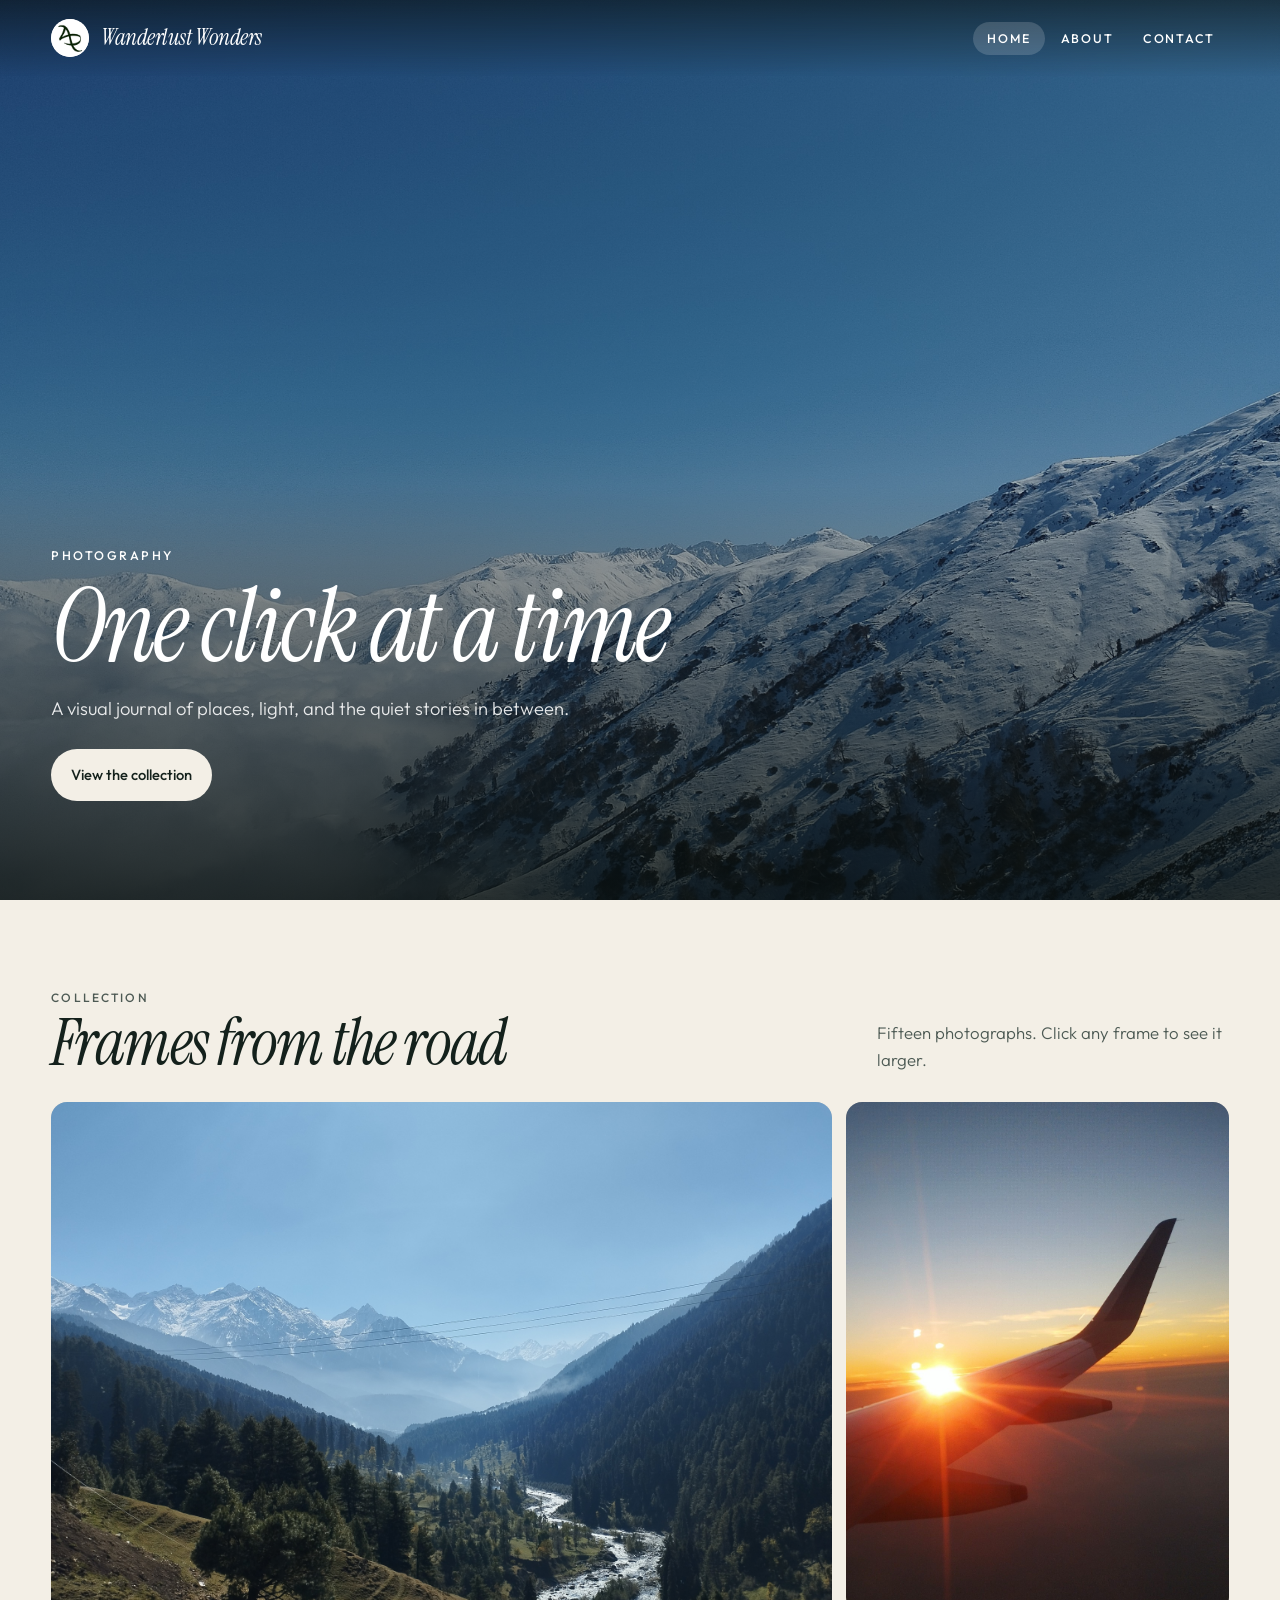
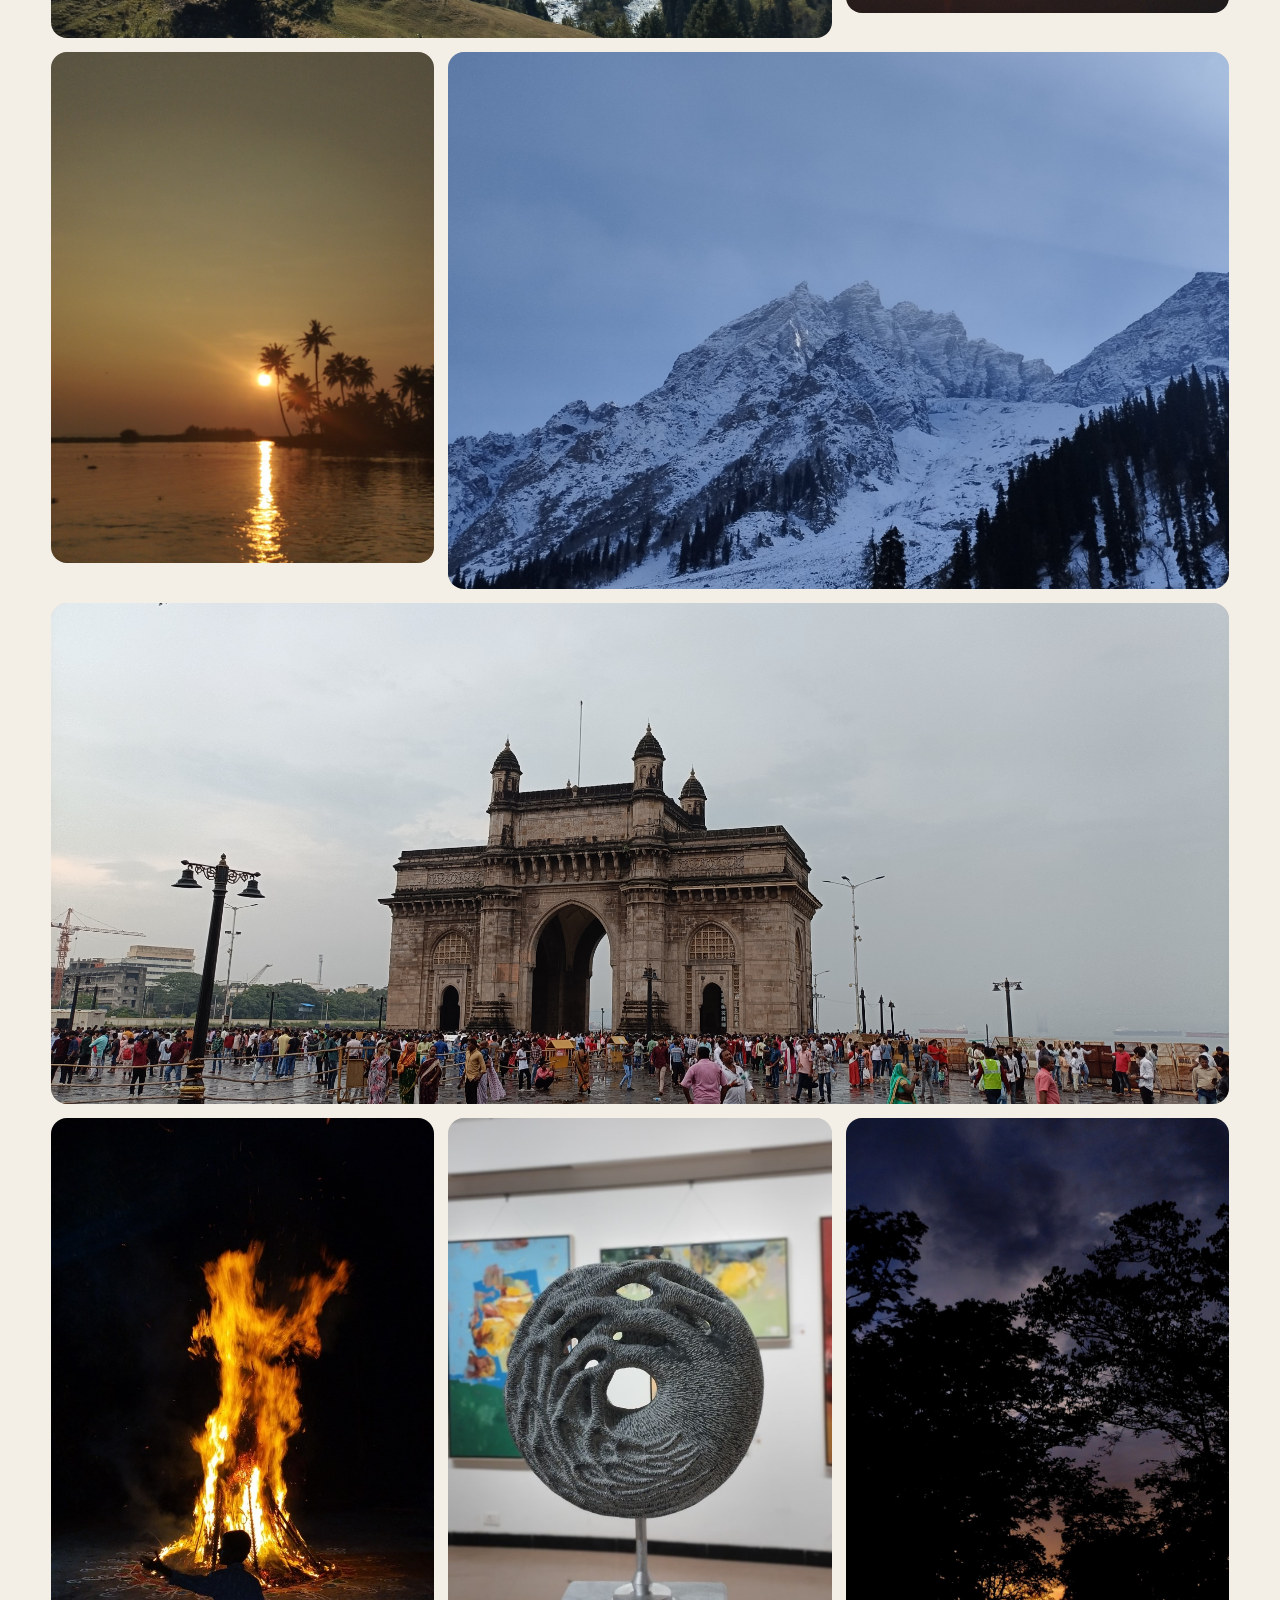
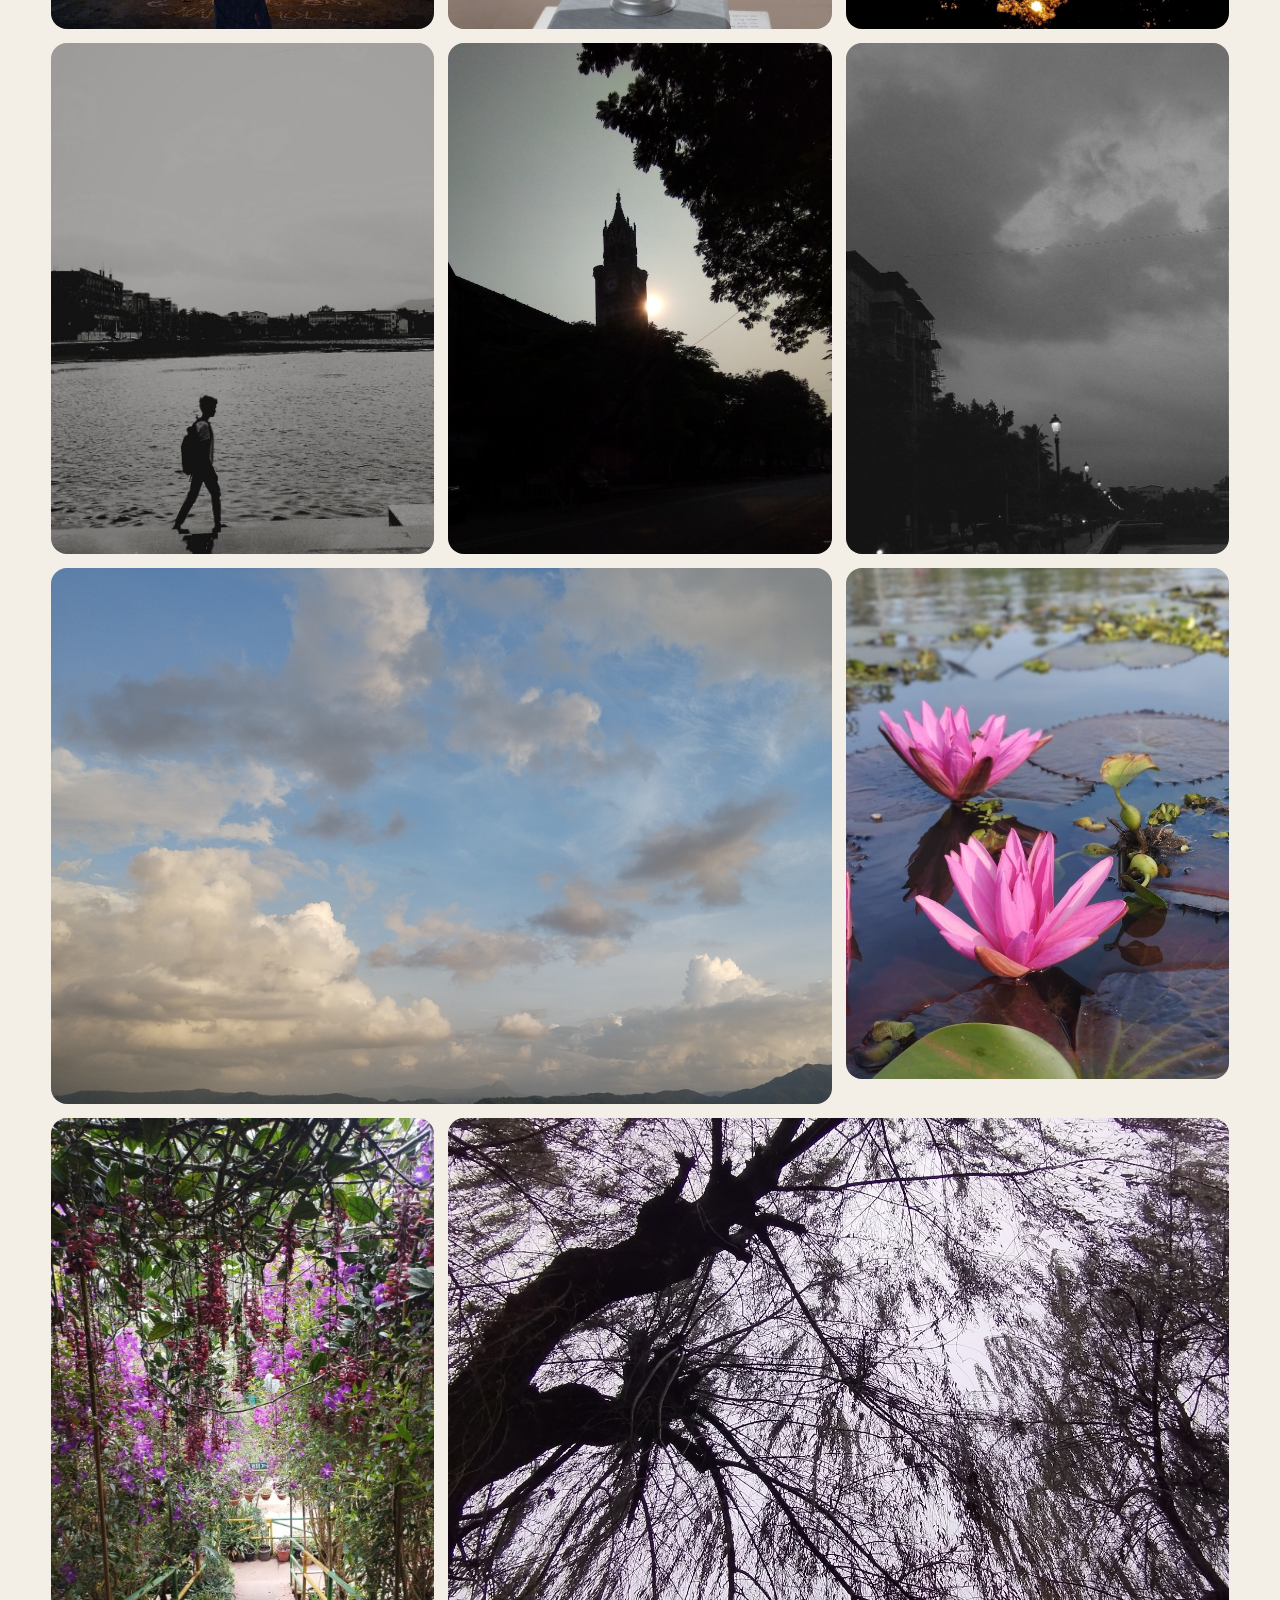
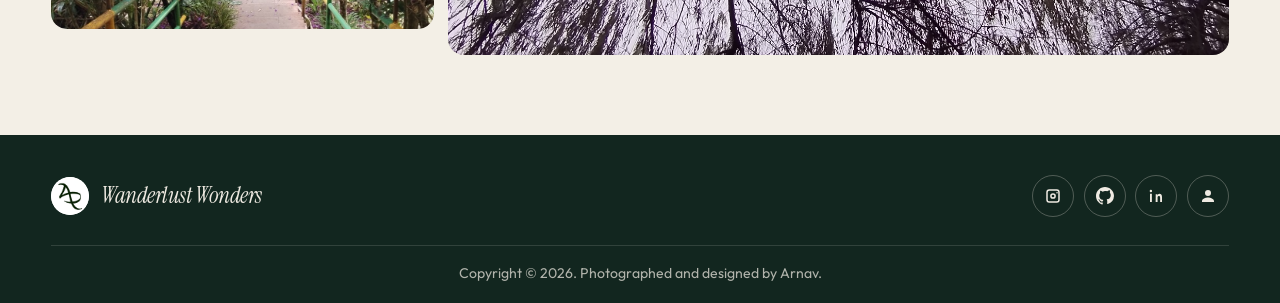
<file: wanderlust-wonders-dev.web.app/index.html>
<!DOCTYPE html>
<html lang="en">
<head>
    <meta charset="UTF-8">
    <meta name="viewport" content="width=device-width, initial-scale=1.0">
    <meta name="description" content="Wanderlust Wonders — photographs by Arnav. Landscapes, streets, and quiet moments, one click at a time.">
    <meta name="theme-color" content="#12261f">
    <title>Wanderlust Wonders</title>
    <link rel="icon" href="assets/pfp.png">
    <link rel="preconnect" href="https://fonts.googleapis.com">
    <link rel="preconnect" href="https://fonts.gstatic.com" crossorigin>
    <link href="https://fonts.googleapis.com/css2?family=Instrument+Serif:ital@0;1&family=Outfit:wght@300;400;500;600&display=swap" rel="stylesheet">
    <link rel="stylesheet" href="style.css">
</head>
<body class="home">
    <a class="skip-link" href="#collection">Skip to collection</a>
    <header class="site-header">
        <a class="brand" href="index.html">
            <img src="assets/pfp.png" alt="" width="38" height="38">
            Wanderlust Wonders
        </a>
        <button class="menu-toggle" type="button" aria-expanded="false" aria-controls="site-nav">
            <span class="sr-only">Menu</span>
            <span class="menu-bars"></span>
        </button>
        <ul class="nav" id="site-nav">
            <li><a href="index.html" aria-current="page">Home</a></li>
            <li><a href="about.html">About</a></li>
            <li><a href="contact.html">Contact</a></li>
        </ul>
    </header>

    <section class="hero">
        <img class="hero-img" src="assets/IMG_20221021_135011.jpg" alt="Snowy mountain slopes above a sea of clouds under a clear blue sky">
        <div class="hero-copy">
            <p class="kicker">Photography</p>
            <h1>One click at a time</h1>
            <p class="lede">A visual journal of places, light, and the quiet stories in between.</p>
            <a class="btn" href="#collection">View the collection</a>
        </div>
    </section>

    <main class="section" id="collection">
        <div class="section-head">
            <div>
                <p class="eyebrow">Collection</p>
                <h2>Frames from the road</h2>
            </div>
            <p class="section-note">Fifteen photographs. Click any frame to see it larger.</p>
        </div>
        <div class="gallery">
            <div class="tile wide">
                <button class="shot" type="button">
                    <img src="assets/IMG_20221023_104315.jpg" alt="Photograph from the collection" loading="lazy">
                </button>
            </div>
            <div class="tile">
                <button class="shot" type="button">
                    <img src="assets/IMG_20231217_070204.jpg" alt="Photograph from the collection" loading="lazy">
                </button>
            </div>
            <div class="tile">
                <button class="shot" type="button">
                    <img src="assets/IMG_20231214_174357.jpg" alt="Photograph from the collection" loading="lazy">
                </button>
            </div>
            <div class="tile wide">
                <button class="shot" type="button">
                    <img src="assets/IMG_20221024_155134.jpg" alt="Photograph from the collection" loading="lazy">
                </button>
            </div>
            <div class="tile full">
                <button class="shot" type="button">
                    <img src="assets/IMG20230928171310.jpg" alt="Photograph from the collection" loading="lazy">
                </button>
            </div>
            <div class="tile">
                <button class="shot" type="button">
                    <img src="assets/IMG_20240324_195238.jpg" alt="Photograph from the collection" loading="lazy">
                </button>
            </div>
            <div class="tile">
                <button class="shot" type="button">
                    <img src="assets/IMG_20241110_163304.jpg" alt="Photograph from the collection" loading="lazy">
                </button>
            </div>
            <div class="tile">
                <button class="shot" type="button">
                    <img src="assets/IMG_20240702_215057.jpg" alt="Photograph from the collection" loading="lazy">
                </button>
            </div>
            <div class="tile">
                <button class="shot" type="button">
                    <img src="assets/IMG_20240907_144813.jpg" alt="Photograph from the collection" loading="lazy">
                </button>
            </div>
            <div class="tile">
                <button class="shot" type="button">
                    <img src="assets/IMG_20241110_160740.jpg" alt="Photograph from the collection" loading="lazy">
                </button>
            </div>
            <div class="tile">
                <button class="shot" type="button">
                    <img src="assets/IMG_20240907_144149.jpg" alt="Photograph from the collection" loading="lazy">
                </button>
            </div>
            <div class="tile wide">
                <button class="shot" type="button">
                    <img src="assets/IMG_20240909_182112.jpg" alt="Photograph from the collection" loading="lazy">
                </button>
            </div>
            <div class="tile">
                <button class="shot" type="button">
                    <img src="assets/IMG_20231215_084410.jpg" alt="Photograph from the collection" loading="lazy">
                </button>
            </div>
            <div class="tile">
                <button class="shot" type="button">
                    <img src="assets/IMG_20231211_140156.jpg" alt="Photograph from the collection" loading="lazy">
                </button>
            </div>
            <div class="tile wide">
                <button class="shot" type="button">
                    <img src="assets/IMG_20221020_124112.jpg" alt="Photograph from the collection" loading="lazy">
                </button>
            </div>
        </div>
    </main>

    <footer class="site-footer">
        <div class="footer-top">
            <a class="brand" href="index.html">
                <img src="assets/pfp.png" alt="" width="38" height="38">
                Wanderlust Wonders
            </a>
            <div class="socials">
                <a href="https://www.instagram.com/arnavdeka7/" aria-label="Instagram" target="_blank" rel="noopener noreferrer">
                    <svg viewBox="0 0 24 24" aria-hidden="true"><path d="M7 3h10a4 4 0 0 1 4 4v10a4 4 0 0 1-4 4H7a4 4 0 0 1-4-4V7a4 4 0 0 1 4-4zm10 2H7a2 2 0 0 0-2 2v10a2 2 0 0 0 2 2h10a2 2 0 0 0 2-2V7a2 2 0 0 0-2-2zm-5 3.2A3.8 3.8 0 1 1 8.2 12 3.8 3.8 0 0 1 12 8.2zm0 2A1.8 1.8 0 1 0 13.8 12 1.8 1.8 0 0 0 12 10.2zM17.4 6.6a1 1 0 1 1-1 1 1 1 0 0 1 1-1z"/></svg>
                </a>
                <a href="https://github.com/Arnavcloud0412" aria-label="GitHub" target="_blank" rel="noopener noreferrer">
                    <svg viewBox="0 0 16 16" aria-hidden="true"><path fill-rule="evenodd" d="M8 0C3.58 0 0 3.58 0 8c0 3.54 2.29 6.53 5.47 7.59.4.07.55-.17.55-.38 0-.19-.01-.82-.01-1.49-2.01.37-2.53-.49-2.69-.94-.09-.23-.48-.94-.82-1.13-.28-.15-.68-.52-.01-.53.63-.01 1.08.58 1.23.82.72 1.21 1.87.87 2.33.66.07-.52.28-.87.51-1.07-1.78-.2-3.64-.89-3.64-3.95 0-.87.31-1.59.82-2.15-.08-.2-.36-1.02.08-2.12 0 0 .67-.21 2.2.82A7.7 7.7 0 0 1 8 3.47c.68.003 1.36.092 2 .27 1.53-1.04 2.2-.82 2.2-.82.44 1.1.16 1.92.08 2.12.51.56.82 1.27.82 2.15 0 3.07-1.87 3.75-3.65 3.95.29.25.54.73.54 1.48 0 1.07-.01 1.93-.01 2.2 0 .21.15.46.55.38A8.01 8.01 0 0 0 16 8c0-4.42-3.58-8-8-8z"/></svg>
                </a>
                <a href="https://www.linkedin.com/in/arnavdeka2005/" aria-label="LinkedIn" target="_blank" rel="noopener noreferrer">
                    <svg viewBox="0 0 24 24" aria-hidden="true"><path d="M6.5 9H4V20h2.5zM5.2 3.8A1.6 1.6 0 1 0 5.2 7a1.6 1.6 0 0 0 0-3.2zM20 20h-2.5v-5.6c0-1.55-.55-2.4-1.7-2.4a1.7 1.7 0 0 0-1.6 1.15 2 2 0 0 0-.1.86V20H11.6s.04-9.4 0-10.2h2.5v1.55A2.7 2.7 0 0 1 16.6 9c2.05 0 3.4 1.34 3.4 4.22z"/></svg>
                </a>
                <a href="https://arnavdeka.in" aria-label="Portfolio" target="_blank" rel="noopener noreferrer">
                    <svg viewBox="0 0 24 24" aria-hidden="true"><path d="M12 12a4 4 0 1 0-4-4 4 4 0 0 0 4 4zm0 2c-3.3 0-8 1.67-8 5v1h16v-1c0-3.33-4.7-5-8-5z"/></svg>
                </a>
            </div>
        </div>
        <div class="footer-bottom">
            <p>Copyright &copy; 2026. Photographed and designed by Arnav.</p>
        </div>
    </footer>

    <div class="lightbox" hidden role="dialog" aria-modal="true" aria-label="Photograph">
        <button class="lightbox-close" type="button" aria-label="Close">&times;</button>
        <button class="lightbox-prev" type="button" aria-label="Previous photograph">&#8249;</button>
        <img alt="">
        <button class="lightbox-next" type="button" aria-label="Next photograph">&#8250;</button>
        <p class="lightbox-count"></p>
    </div>
    <script src="site.js"></script>
</body>
</html>
</file>
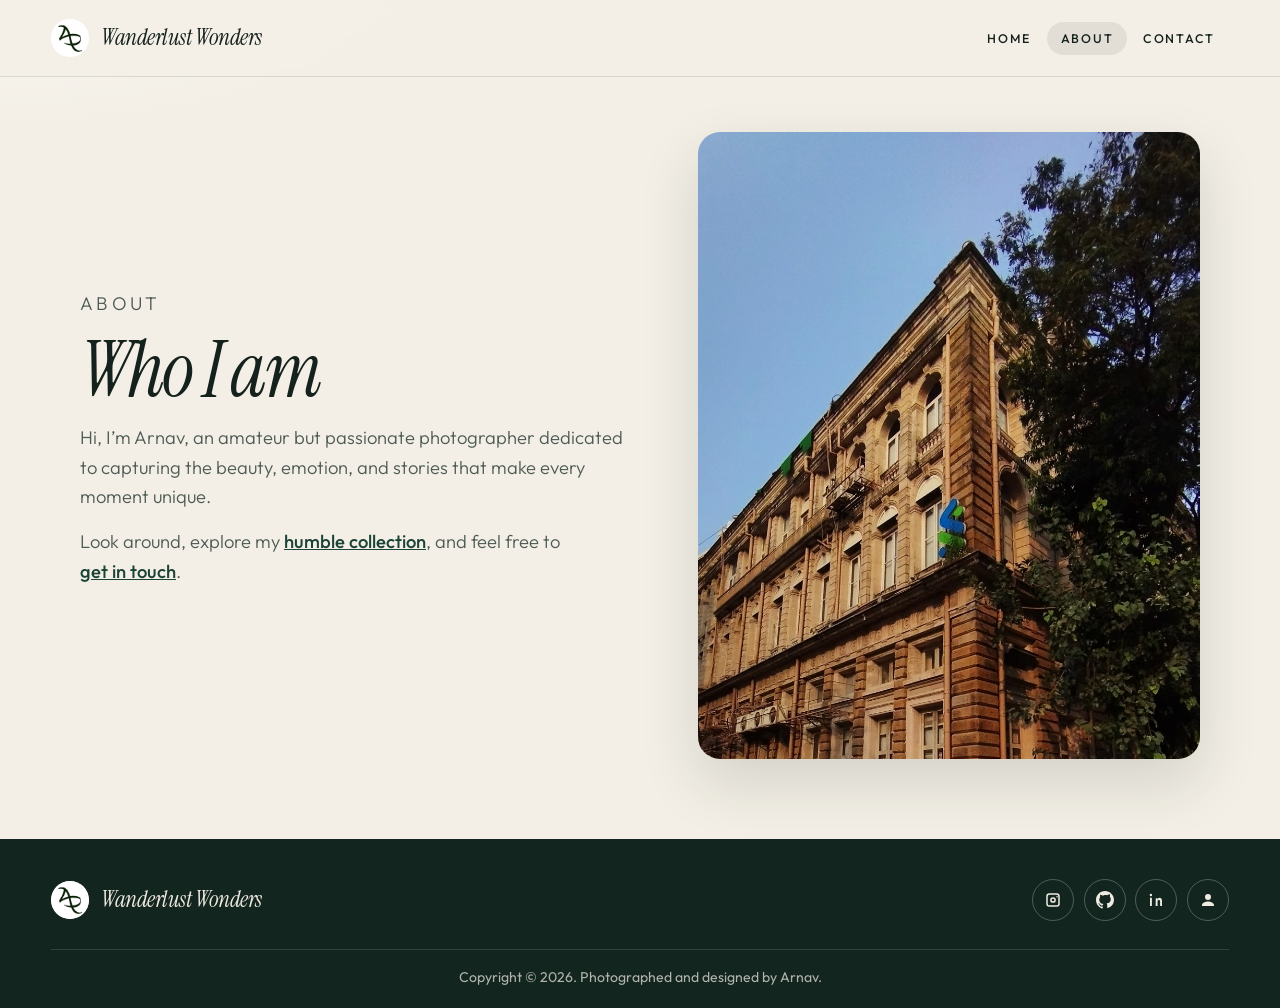
<file: wanderlust-wonders-dev.web.app/about.html>
<!DOCTYPE html>
<html lang="en">
<head>
    <meta charset="UTF-8">
    <meta name="viewport" content="width=device-width, initial-scale=1.0">
    <meta name="description" content="About Arnav, the photographer behind Wanderlust Wonders.">
    <meta name="theme-color" content="#12261f">
    <title>About — Wanderlust Wonders</title>
    <link rel="icon" href="assets/pfp.png">
    <link rel="preconnect" href="https://fonts.googleapis.com">
    <link rel="preconnect" href="https://fonts.gstatic.com" crossorigin>
    <link href="https://fonts.googleapis.com/css2?family=Instrument+Serif:ital@0;1&family=Outfit:wght@300;400;500;600&display=swap" rel="stylesheet">
    <link rel="stylesheet" href="style.css">
</head>
<body>
    <a class="skip-link" href="#about">Skip to content</a>
    <header class="site-header is-solid">
        <a class="brand" href="index.html">
            <img src="assets/pfp.png" alt="" width="38" height="38">
            Wanderlust Wonders
        </a>
        <button class="menu-toggle" type="button" aria-expanded="false" aria-controls="site-nav">
            <span class="sr-only">Menu</span>
            <span class="menu-bars"></span>
        </button>
        <ul class="nav" id="site-nav">
            <li><a href="index.html">Home</a></li>
            <li><a href="about.html" aria-current="page">About</a></li>
            <li><a href="contact.html">Contact</a></li>
        </ul>
    </header>

    <main class="page" id="about">
        <div class="about">
            <div>
                <p class="eyebrow">About</p>
                <h1>Who I am</h1>
                <p>Hi, I’m Arnav, an amateur but passionate photographer dedicated to capturing the beauty, emotion, and stories that make every moment unique.</p>
                <p>Look around, explore my <a href="index.html#collection">humble collection</a>, and feel free to <a href="contact.html">get&nbsp;in&nbsp;touch</a>.</p>
            </div>
            <img class="about-photo" src="assets/IMG_20241110_160651.jpg" alt="Corner of a stone building with arched windows, framed by a tree">
        </div>
    </main>

    <footer class="site-footer">
        <div class="footer-top">
            <a class="brand" href="index.html">
                <img src="assets/pfp.png" alt="" width="38" height="38">
                Wanderlust Wonders
            </a>
            <div class="socials">
                <a href="https://www.instagram.com/arnavdeka7/" aria-label="Instagram" target="_blank" rel="noopener noreferrer">
                    <svg viewBox="0 0 24 24" aria-hidden="true"><path d="M7 3h10a4 4 0 0 1 4 4v10a4 4 0 0 1-4 4H7a4 4 0 0 1-4-4V7a4 4 0 0 1 4-4zm10 2H7a2 2 0 0 0-2 2v10a2 2 0 0 0 2 2h10a2 2 0 0 0 2-2V7a2 2 0 0 0-2-2zm-5 3.2A3.8 3.8 0 1 1 8.2 12 3.8 3.8 0 0 1 12 8.2zm0 2A1.8 1.8 0 1 0 13.8 12 1.8 1.8 0 0 0 12 10.2zM17.4 6.6a1 1 0 1 1-1 1 1 1 0 0 1 1-1z"/></svg>
                </a>
                <a href="https://github.com/Arnavcloud0412" aria-label="GitHub" target="_blank" rel="noopener noreferrer">
                    <svg viewBox="0 0 16 16" aria-hidden="true"><path fill-rule="evenodd" d="M8 0C3.58 0 0 3.58 0 8c0 3.54 2.29 6.53 5.47 7.59.4.07.55-.17.55-.38 0-.19-.01-.82-.01-1.49-2.01.37-2.53-.49-2.69-.94-.09-.23-.48-.94-.82-1.13-.28-.15-.68-.52-.01-.53.63-.01 1.08.58 1.23.82.72 1.21 1.87.87 2.33.66.07-.52.28-.87.51-1.07-1.78-.2-3.64-.89-3.64-3.95 0-.87.31-1.59.82-2.15-.08-.2-.36-1.02.08-2.12 0 0 .67-.21 2.2.82A7.7 7.7 0 0 1 8 3.47c.68.003 1.36.092 2 .27 1.53-1.04 2.2-.82 2.2-.82.44 1.1.16 1.92.08 2.12.51.56.82 1.27.82 2.15 0 3.07-1.87 3.75-3.65 3.95.29.25.54.73.54 1.48 0 1.07-.01 1.93-.01 2.2 0 .21.15.46.55.38A8.01 8.01 0 0 0 16 8c0-4.42-3.58-8-8-8z"/></svg>
                </a>
                <a href="https://www.linkedin.com/in/arnavdeka2005/" aria-label="LinkedIn" target="_blank" rel="noopener noreferrer">
                    <svg viewBox="0 0 24 24" aria-hidden="true"><path d="M6.5 9H4V20h2.5zM5.2 3.8A1.6 1.6 0 1 0 5.2 7a1.6 1.6 0 0 0 0-3.2zM20 20h-2.5v-5.6c0-1.55-.55-2.4-1.7-2.4a1.7 1.7 0 0 0-1.6 1.15 2 2 0 0 0-.1.86V20H11.6s.04-9.4 0-10.2h2.5v1.55A2.7 2.7 0 0 1 16.6 9c2.05 0 3.4 1.34 3.4 4.22z"/></svg>
                </a>
                <a href="https://arnavdeka.in" aria-label="Portfolio" target="_blank" rel="noopener noreferrer">
                    <svg viewBox="0 0 24 24" aria-hidden="true"><path d="M12 12a4 4 0 1 0-4-4 4 4 0 0 0 4 4zm0 2c-3.3 0-8 1.67-8 5v1h16v-1c0-3.33-4.7-5-8-5z"/></svg>
                </a>
            </div>
        </div>
        <div class="footer-bottom">
            <p>Copyright &copy; 2026. Photographed and designed by Arnav.</p>
        </div>
    </footer>
    <script src="site.js"></script>
</body>
</html>
</file>
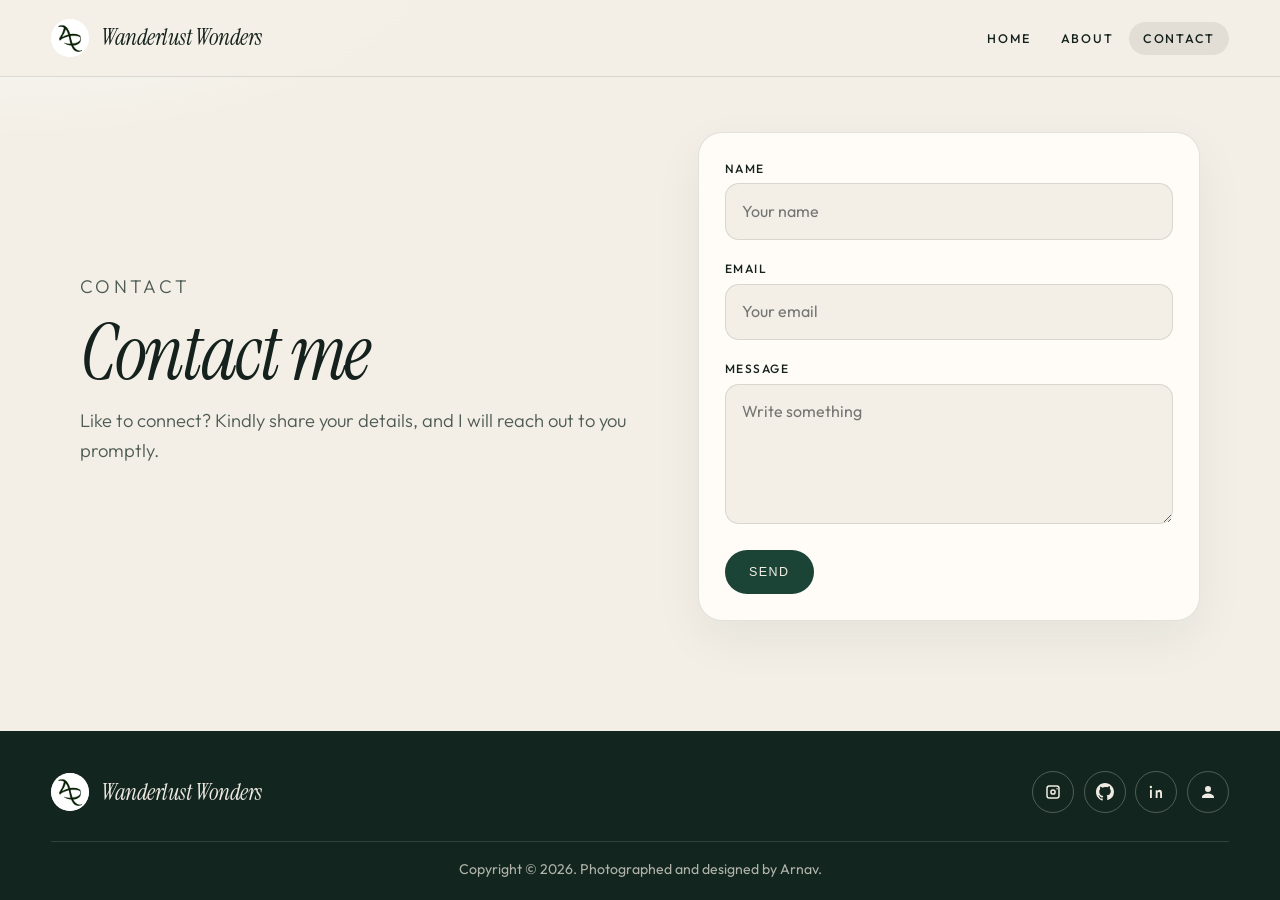
<file: wanderlust-wonders-dev.web.app/contact.html>
<!DOCTYPE html>
<html lang="en">
<head>
    <meta charset="UTF-8">
    <meta name="viewport" content="width=device-width, initial-scale=1.0">
    <meta name="description" content="Contact Arnav, the photographer behind Wanderlust Wonders.">
    <meta name="theme-color" content="#12261f">
    <title>Contact — Wanderlust Wonders</title>
    <link rel="icon" href="assets/pfp.png">
    <link rel="preconnect" href="https://fonts.googleapis.com">
    <link rel="preconnect" href="https://fonts.gstatic.com" crossorigin>
    <link href="https://fonts.googleapis.com/css2?family=Instrument+Serif:ital@0;1&family=Outfit:wght@300;400;500;600&display=swap" rel="stylesheet">
    <link rel="stylesheet" href="style.css">
</head>
<body>
    <a class="skip-link" href="#contact">Skip to content</a>
    <header class="site-header is-solid">
        <a class="brand" href="index.html">
            <img src="assets/pfp.png" alt="" width="38" height="38">
            Wanderlust Wonders
        </a>
        <button class="menu-toggle" type="button" aria-expanded="false" aria-controls="site-nav">
            <span class="sr-only">Menu</span>
            <span class="menu-bars"></span>
        </button>
        <ul class="nav" id="site-nav">
            <li><a href="index.html">Home</a></li>
            <li><a href="about.html">About</a></li>
            <li><a href="contact.html" aria-current="page">Contact</a></li>
        </ul>
    </header>

    <main class="page" id="contact">
        <div class="contact">
            <div class="contact-copy">
                <p class="eyebrow">Contact</p>
                <h1>Contact me</h1>
                <p>Like to connect? Kindly share your details, and I will reach out to you promptly.</p>
            </div>
            <form class="contact-form" action="https://formsubmit.co/arnavdeka2005@gmail.com" method="POST">
                <input type="hidden" name="_subject" value="New message from Wanderlust Wonders">
                <div class="field">
                    <label for="name">Name</label>
                    <input type="text" name="name" id="name" placeholder="Your name" autocomplete="name" required>
                </div>
                <div class="field">
                    <label for="email">Email</label>
                    <input type="email" name="email" id="email" placeholder="Your email" autocomplete="email" required>
                </div>
                <div class="field">
                    <label for="message">Message</label>
                    <textarea id="message" name="message" placeholder="Write something" required></textarea>
                </div>
                <button class="submit" type="submit">Send</button>
            </form>
        </div>
    </main>

    <footer class="site-footer">
        <div class="footer-top">
            <a class="brand" href="index.html">
                <img src="assets/pfp.png" alt="" width="38" height="38">
                Wanderlust Wonders
            </a>
            <div class="socials">
                <a href="https://www.instagram.com/arnavdeka7/" aria-label="Instagram" target="_blank" rel="noopener noreferrer">
                    <svg viewBox="0 0 24 24" aria-hidden="true"><path d="M7 3h10a4 4 0 0 1 4 4v10a4 4 0 0 1-4 4H7a4 4 0 0 1-4-4V7a4 4 0 0 1 4-4zm10 2H7a2 2 0 0 0-2 2v10a2 2 0 0 0 2 2h10a2 2 0 0 0 2-2V7a2 2 0 0 0-2-2zm-5 3.2A3.8 3.8 0 1 1 8.2 12 3.8 3.8 0 0 1 12 8.2zm0 2A1.8 1.8 0 1 0 13.8 12 1.8 1.8 0 0 0 12 10.2zM17.4 6.6a1 1 0 1 1-1 1 1 1 0 0 1 1-1z"/></svg>
                </a>
                <a href="https://github.com/Arnavcloud0412" aria-label="GitHub" target="_blank" rel="noopener noreferrer">
                    <svg viewBox="0 0 16 16" aria-hidden="true"><path fill-rule="evenodd" d="M8 0C3.58 0 0 3.58 0 8c0 3.54 2.29 6.53 5.47 7.59.4.07.55-.17.55-.38 0-.19-.01-.82-.01-1.49-2.01.37-2.53-.49-2.69-.94-.09-.23-.48-.94-.82-1.13-.28-.15-.68-.52-.01-.53.63-.01 1.08.58 1.23.82.72 1.21 1.87.87 2.33.66.07-.52.28-.87.51-1.07-1.78-.2-3.64-.89-3.64-3.95 0-.87.31-1.59.82-2.15-.08-.2-.36-1.02.08-2.12 0 0 .67-.21 2.2.82A7.7 7.7 0 0 1 8 3.47c.68.003 1.36.092 2 .27 1.53-1.04 2.2-.82 2.2-.82.44 1.1.16 1.92.08 2.12.51.56.82 1.27.82 2.15 0 3.07-1.87 3.75-3.65 3.95.29.25.54.73.54 1.48 0 1.07-.01 1.93-.01 2.2 0 .21.15.46.55.38A8.01 8.01 0 0 0 16 8c0-4.42-3.58-8-8-8z"/></svg>
                </a>
                <a href="https://www.linkedin.com/in/arnavdeka2005/" aria-label="LinkedIn" target="_blank" rel="noopener noreferrer">
                    <svg viewBox="0 0 24 24" aria-hidden="true"><path d="M6.5 9H4V20h2.5zM5.2 3.8A1.6 1.6 0 1 0 5.2 7a1.6 1.6 0 0 0 0-3.2zM20 20h-2.5v-5.6c0-1.55-.55-2.4-1.7-2.4a1.7 1.7 0 0 0-1.6 1.15 2 2 0 0 0-.1.86V20H11.6s.04-9.4 0-10.2h2.5v1.55A2.7 2.7 0 0 1 16.6 9c2.05 0 3.4 1.34 3.4 4.22z"/></svg>
                </a>
                <a href="https://arnavdeka.in" aria-label="Portfolio" target="_blank" rel="noopener noreferrer">
                    <svg viewBox="0 0 24 24" aria-hidden="true"><path d="M12 12a4 4 0 1 0-4-4 4 4 0 0 0 4 4zm0 2c-3.3 0-8 1.67-8 5v1h16v-1c0-3.33-4.7-5-8-5z"/></svg>
                </a>
            </div>
        </div>
        <div class="footer-bottom">
            <p>Copyright &copy; 2026. Photographed and designed by Arnav.</p>
        </div>
    </footer>
    <script src="site.js"></script>
</body>
</html>
</file>
<file: wanderlust-wonders-dev.web.app/style.css>
:root {
    --ink: #14211c;
    --ink-soft: #4d5a54;
    --paper: #f3efe6;
    --white: #fffcf7;
    --line: rgba(20, 33, 28, 0.12);
    --green: #1b4336;
    --green-deep: #12261f;
    --header: 76px;
    --gutter: clamp(1.25rem, 4vw, 4.5rem);
    --serif: "Instrument Serif", Georgia, "Times New Roman", serif;
    --sans: "Outfit", "Segoe UI", sans-serif;
}

*,
*::before,
*::after {
    box-sizing: border-box;
}

html {
    scroll-behavior: smooth;
}

body {
    margin: 0;
    min-height: 100svh;
    display: flex;
    flex-direction: column;
    font-family: var(--sans);
    font-weight: 400;
    color: var(--ink);
    background:
        radial-gradient(900px 420px at 0% -10%, rgba(255, 255, 255, 0.85), transparent 55%),
        var(--paper);
    line-height: 1.6;
}

body.no-scroll {
    overflow: hidden;
}

img {
    max-width: 100%;
}

::selection {
    background: var(--green);
    color: var(--paper);
}

.sr-only {
    position: absolute;
    width: 1px;
    height: 1px;
    padding: 0;
    margin: -1px;
    overflow: hidden;
    clip: rect(0, 0, 0, 0);
    white-space: nowrap;
    border: 0;
}

.skip-link {
    position: absolute;
    left: 1rem;
    top: -4rem;
    z-index: 50;
    background: var(--white);
    color: var(--ink);
    padding: 0.6rem 0.9rem;
    border-radius: 999px;
}

.skip-link:focus {
    top: 1rem;
}

a:focus-visible,
button:focus-visible,
input:focus-visible,
textarea:focus-visible {
    outline: 2px solid var(--green);
    outline-offset: 3px;
}

.site-header {
    position: fixed;
    inset: 0 0 auto 0;
    z-index: 20;
    height: var(--header);
    display: flex;
    align-items: center;
    justify-content: space-between;
    padding: 0 var(--gutter);
    color: var(--ink);
    background: rgba(243, 239, 230, 0.92);
    backdrop-filter: blur(16px);
    box-shadow: 0 1px 0 var(--line);
}

body.home .site-header {
    color: #fff;
    background: linear-gradient(to bottom, rgba(8, 14, 12, 0.55), transparent);
    box-shadow: none;
}

body.home .site-header.is-scrolled,
body.home .site-header.is-open {
    color: var(--ink);
    background: rgba(243, 239, 230, 0.94);
    box-shadow: 0 1px 0 var(--line);
}

.brand {
    display: flex;
    align-items: center;
    gap: 0.75rem;
    color: inherit;
    text-decoration: none;
    font-family: var(--serif);
    font-style: italic;
    font-size: 1.45rem;
    letter-spacing: -0.02em;
    line-height: 1;
}

.brand img {
    width: 38px;
    height: 38px;
    border-radius: 50%;
    object-fit: cover;
    background: #fff;
}

.nav {
    display: flex;
    gap: 0.15rem;
    list-style: none;
    margin: 0;
    padding: 0;
}

.nav a {
    color: inherit;
    text-decoration: none;
    font-size: 0.78rem;
    font-weight: 500;
    letter-spacing: 0.14em;
    text-transform: uppercase;
    padding: 0.55rem 0.85rem;
    border-radius: 999px;
}

.nav a:hover {
    background: rgba(255, 255, 255, 0.14);
}

.site-header.is-solid .nav a:hover,
.site-header.is-scrolled .nav a:hover,
.site-header.is-open .nav a:hover {
    background: rgba(20, 33, 28, 0.06);
}

.nav a[aria-current="page"] {
    background: rgba(255, 255, 255, 0.16);
}

.site-header.is-solid .nav a[aria-current="page"],
.site-header.is-scrolled .nav a[aria-current="page"],
.site-header.is-open .nav a[aria-current="page"] {
    background: rgba(20, 33, 28, 0.08);
}

.menu-toggle {
    display: none;
    width: 44px;
    height: 44px;
    border: 0;
    padding: 0;
    background: transparent;
    color: inherit;
    cursor: pointer;
    place-items: center;
}

.menu-bars,
.menu-bars::before,
.menu-bars::after {
    display: block;
    width: 18px;
    height: 1.5px;
    background: currentColor;
    position: relative;
    transition: transform 0.2s ease, top 0.2s ease, background 0.2s ease;
}

.menu-bars::before,
.menu-bars::after {
    content: "";
    position: absolute;
    left: 0;
}

.menu-bars::before {
    top: -6px;
}

.menu-bars::after {
    top: 6px;
}

.site-header.is-open .menu-bars {
    background: transparent;
}

.site-header.is-open .menu-bars::before {
    top: 0;
    transform: rotate(45deg);
}

.site-header.is-open .menu-bars::after {
    top: 0;
    transform: rotate(-45deg);
}

.hero {
    position: relative;
    flex-shrink: 0;
    min-height: 100svh;
    display: flex;
    align-items: flex-end;
    color: #fff;
    overflow: hidden;
}

.hero-img {
    position: absolute;
    inset: 0;
    width: 100%;
    height: 100%;
    object-fit: cover;
    object-position: center 42%;
}

.hero::after {
    content: "";
    position: absolute;
    inset: 0;
    background:
        linear-gradient(to top, rgba(8, 14, 12, 0.82) 0%, rgba(8, 14, 12, 0.28) 46%, rgba(8, 14, 12, 0.22) 100%);
}

.hero-copy {
    position: relative;
    z-index: 1;
    width: min(920px, 100%);
    padding: 0 var(--gutter) 11vh;
}

.kicker {
    margin: 0;
    font-size: 0.78rem;
    font-weight: 500;
    letter-spacing: 0.2em;
    text-transform: uppercase;
}

.hero h1 {
    margin: 0.15em 0 0.2em;
    font-family: var(--serif);
    font-weight: 400;
    font-style: italic;
    font-size: clamp(3.6rem, 8vw, 7.4rem);
    line-height: 0.9;
    letter-spacing: -0.03em;
}

.lede {
    max-width: 34rem;
    margin: 0;
    font-size: 1.15rem;
    font-weight: 300;
    color: rgba(255, 255, 255, 0.88);
}

.btn {
    display: inline-flex;
    align-items: center;
    margin-top: 1.6rem;
    padding: 0.9rem 1.25rem;
    border-radius: 999px;
    background: var(--paper);
    color: var(--ink);
    text-decoration: none;
    font-size: 0.92rem;
    font-weight: 500;
}

.btn:hover {
    background: #fff;
}

.section,
.page {
    flex-shrink: 0;
}

.section {
    padding: 5.5rem var(--gutter) 5rem;
}

.section-head {
    width: min(1440px, 100%);
    margin: 0 auto 1.75rem;
    display: flex;
    justify-content: space-between;
    align-items: flex-end;
    gap: 1.5rem;
}

.eyebrow {
    margin: 0 0 0.35rem;
    font-size: 0.75rem;
    font-weight: 500;
    letter-spacing: 0.18em;
    text-transform: uppercase;
    color: var(--ink-soft);
}

.section-head h2,
.about h1,
.contact-copy h1 {
    margin: 0;
    font-family: var(--serif);
    font-weight: 400;
    font-style: italic;
    letter-spacing: -0.03em;
    line-height: 0.95;
}

.section-head h2 {
    font-size: clamp(2.8rem, 5vw, 4.6rem);
}

.section-note {
    margin: 0;
    max-width: 22rem;
    color: var(--ink-soft);
    font-weight: 300;
    font-size: 1.05rem;
}

.gallery {
    width: min(1440px, 100%);
    margin: 0 auto;
    display: grid;
    grid-template-columns: repeat(12, 1fr);
    gap: 14px;
}

.tile {
    grid-column: span 4;
    min-width: 0;
}

.tile.wide {
    grid-column: span 8;
}

.tile.full {
    grid-column: span 12;
}

.shot {
    position: relative;
    display: block;
    width: 100%;
    aspect-ratio: 3 / 4;
    padding: 0;
    border: 0;
    border-radius: 16px;
    overflow: hidden;
    background: #d9d3c8;
    cursor: zoom-in;
}

.tile.wide .shot {
    aspect-ratio: 16 / 11;
}

.tile.full .shot {
    aspect-ratio: 2.35 / 1;
}

.shot img {
    position: absolute;
    inset: 0;
    width: 100%;
    height: 100%;
    object-fit: cover;
    transition: transform 0.6s ease;
}

.shot::after {
    content: "";
    position: absolute;
    inset: 0;
    background: rgba(8, 14, 12, 0);
    transition: background 0.35s ease;
}

.shot:hover img {
    transform: scale(1.045);
}

.shot:hover::after {
    background: rgba(8, 14, 12, 0.16);
}

.page {
    padding: calc(var(--header) + 3.5rem) var(--gutter) 5rem;
}

.about,
.contact {
    width: min(1120px, 100%);
    margin: 0 auto;
    display: grid;
    grid-template-columns: 1.05fr 0.95fr;
    gap: clamp(2rem, 5vw, 4.5rem);
    align-items: center;
}

.about h1,
.contact-copy h1 {
    font-size: clamp(3.2rem, 6vw, 5.4rem);
    margin-bottom: 1rem;
}

.about p,
.contact-copy p {
    margin: 0 0 1rem;
    font-size: 1.15rem;
    font-weight: 300;
    color: var(--ink-soft);
    max-width: 38rem;
}

.about a,
.contact-copy a {
    color: var(--green);
    font-weight: 500;
}

.about-photo {
    width: 100%;
    aspect-ratio: 4 / 5;
    object-fit: cover;
    border-radius: 22px;
    box-shadow: 0 24px 60px rgba(20, 33, 28, 0.14);
}

.contact-form {
    display: grid;
    gap: 0.35rem;
    padding: 1.6rem;
    background: var(--white);
    border: 1px solid var(--line);
    border-radius: 24px;
    box-shadow: 0 18px 50px rgba(20, 33, 28, 0.06);
}

.field {
    display: grid;
    gap: 0.35rem;
    margin-bottom: 0.85rem;
}

.field label {
    font-size: 0.75rem;
    font-weight: 500;
    letter-spacing: 0.12em;
    text-transform: uppercase;
}

input,
textarea {
    width: 100%;
    border: 1px solid var(--line);
    background: var(--paper);
    border-radius: 14px;
    padding: 0.9rem 1rem;
    font: inherit;
    color: var(--ink);
}

textarea {
    min-height: 140px;
    resize: vertical;
}

input:hover,
textarea:hover,
input:focus,
textarea:focus {
    border-color: rgba(20, 33, 28, 0.45);
}

.submit {
    justify-self: start;
    margin-top: 0.4rem;
    border: 0;
    background: var(--green);
    color: var(--paper);
    border-radius: 999px;
    padding: 0.95rem 1.5rem;
    cursor: pointer;
    letter-spacing: 0.12em;
    text-transform: uppercase;
    font-size: 0.78rem;
    font-weight: 500;
}

.submit:hover {
    background: #16382d;
}

.site-footer {
    margin-top: auto;
    background: var(--green-deep);
    color: #efeae2;
    padding: 2.5rem var(--gutter) 0;
}

.footer-top {
    width: min(1440px, 100%);
    margin: 0 auto;
    display: flex;
    justify-content: space-between;
    align-items: center;
    gap: 1.5rem;
    padding-bottom: 1.75rem;
}

.site-footer .brand {
    color: #efeae2;
}

.socials {
    display: flex;
    gap: 0.6rem;
}

.socials a {
    width: 42px;
    height: 42px;
    display: grid;
    place-items: center;
    border-radius: 50%;
    color: #efeae2;
    border: 1px solid rgba(239, 234, 226, 0.28);
    text-decoration: none;
}

.socials a:hover {
    background: #efeae2;
    color: var(--green-deep);
}

.socials svg {
    width: 18px;
    height: 18px;
}

.socials svg path {
    fill: currentColor;
    fill-rule: evenodd;
}

.footer-bottom {
    border-top: 1px solid rgba(239, 234, 226, 0.14);
    padding: 1rem 0 1.2rem;
    text-align: center;
    font-size: 0.88rem;
    color: rgba(239, 234, 226, 0.72);
}

.footer-bottom p {
    margin: 0;
}

.lightbox {
    position: fixed;
    inset: 0;
    z-index: 40;
    display: grid;
    grid-template-rows: 1fr auto;
    justify-items: center;
    align-items: center;
    padding: 4.5rem 5.5rem 1.35rem;
    background: #0c110f;
}

.lightbox[hidden] {
    display: none;
}

.lightbox img {
    max-width: min(1100px, 100%);
    max-height: calc(100svh - 8.5rem);
    object-fit: contain;
    border-radius: 8px;
}

.lightbox-close,
.lightbox-prev,
.lightbox-next {
    position: absolute;
    width: 46px;
    height: 46px;
    border: 0;
    border-radius: 50%;
    background: rgba(255, 255, 255, 0.12);
    color: #fff;
    cursor: pointer;
    font-size: 1.4rem;
    line-height: 1;
}

.lightbox-close:hover,
.lightbox-prev:hover,
.lightbox-next:hover {
    background: rgba(255, 255, 255, 0.22);
}

.lightbox-close {
    top: 1.1rem;
    right: 1.1rem;
}

.lightbox-prev {
    left: 1.1rem;
    top: 50%;
    transform: translateY(-50%);
}

.lightbox-next {
    right: 1.1rem;
    top: 50%;
    transform: translateY(-50%);
}

.lightbox-count {
    margin: 0.85rem 0 0;
    text-align: center;
    color: rgba(255, 255, 255, 0.8);
    letter-spacing: 0.14em;
    font-size: 0.78rem;
}

@media (max-width: 980px) {
    .gallery {
        grid-template-columns: 1fr 1fr;
    }

    .tile,
    .tile.wide,
    .tile.full {
        grid-column: span 1;
    }

    .tile.full {
        grid-column: span 2;
    }

    .shot,
    .tile.wide .shot {
        aspect-ratio: 4 / 5;
    }

    .tile.full .shot {
        aspect-ratio: 16 / 9;
    }

    .about,
    .contact {
        grid-template-columns: 1fr;
    }

    .about-photo {
        max-height: 70vh;
        order: -1;
    }
}

@media (max-width: 720px) {
    .menu-toggle {
        display: grid;
    }

    .nav {
        display: none;
        position: absolute;
        top: var(--header);
        left: 0;
        right: 0;
        flex-direction: column;
        gap: 0.25rem;
        padding: 0.4rem var(--gutter) 1rem;
        background: rgba(243, 239, 230, 0.98);
        color: var(--ink);
        box-shadow: 0 16px 30px rgba(20, 33, 28, 0.08);
    }

    .site-header.is-open .nav {
        display: flex;
    }

    .nav a {
        padding: 0.85rem 0.2rem;
    }

    .section-head,
    .footer-top {
        flex-direction: column;
        align-items: flex-start;
    }

    .hero h1 {
        font-size: clamp(3.1rem, 16vw, 4.4rem);
    }

    .lightbox {
        padding: 4.25rem 3.4rem 1.1rem;
    }
}

@media (max-width: 560px) {
    .gallery {
        grid-template-columns: 1fr;
    }

    .tile,
    .tile.wide,
    .tile.full {
        grid-column: auto;
    }

    .tile.full .shot {
        aspect-ratio: 16 / 10;
    }
}

@media (prefers-reduced-motion: reduce) {
    html {
        scroll-behavior: auto;
    }

    .shot img,
    .menu-bars,
    .menu-bars::before,
    .menu-bars::after {
        transition: none;
    }
}
</file>
